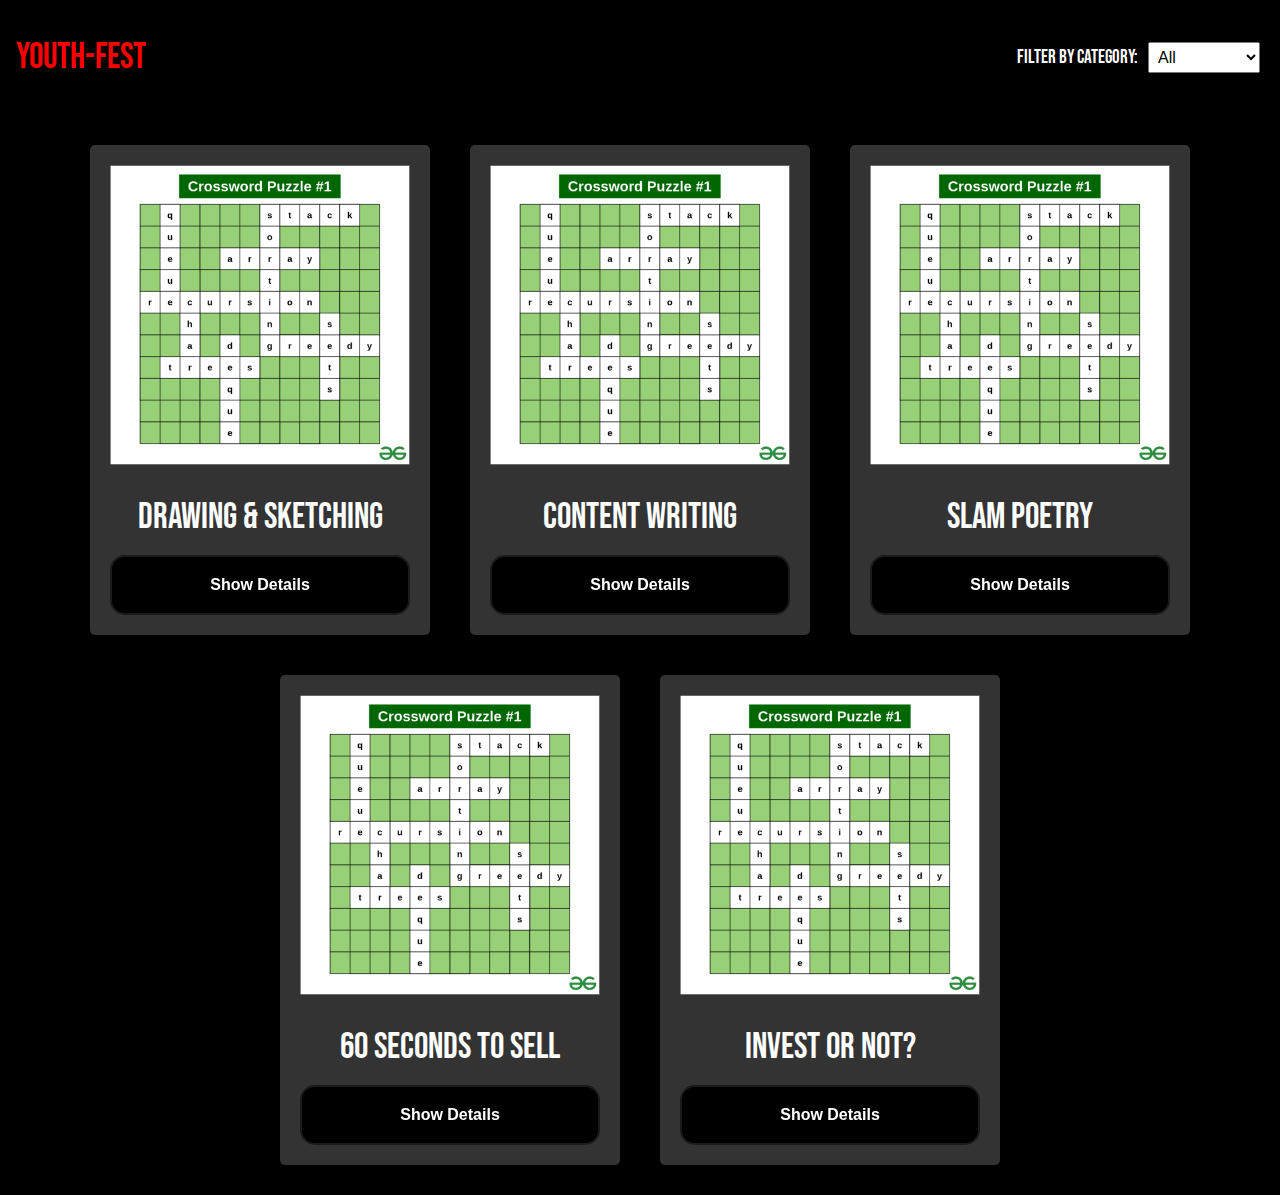
<file: Index.html>
<!DOCTYPE html>
<html lang="en" >
<head>
    <link href="https://fonts.cdnfonts.com/css/netflix-font" rel="stylesheet">
    <meta charset="UTF-8">
    <meta name="viewport" content="width=device-width, initial-scale=1.0">
    <link rel="stylesheet" href="styles.css">
    <title>Event Listings</title>
</head>
<body id="listing-page">
    <div id="intro-page" >


    <header >
        <h1 style="color: red;">Youth-fest</h1>
        <div class="filter">
            <label for="category"><h3>Filter by Category:</h3></label>
            <select id="category">
                <option value="all">All</option>
                <option value="music">Music</option>
                <option value="sports">Sports</option>
                <option value="workshops">Workshops</option>
                <!-- Add more categories as needed -->
            </select>
        </div>
    </header>
    <main >
        <div class="event-list" >
        <div class="event-item workshops">
            <img src="/Images/i1.png" alt="Event 2 Image">
            <h1>Drawing & Sketching</h1>
            <button class="showPopupButton" data-popup="popup3">Show Details</button>
            <div id="popup3" class="popup">
                <div class="popup-content">
                    <h1>Drawing & Sketching</h1>
                    <h2>Drawing and sketching are forms of artistic expression that convey ideas, emotions, and beauty through lines, shapes, and colors. They are a universal language of creativity and communication, transcending boundaries and inspiring the imagination. "Calling all creative minds! We're excited to announce a new challenge for artists, thinkers, and innovators. Get ready to unleash your creativity and join us in this exciting endeavor.</h2>
                    <h2>Event Rules:</h2>
                    <ul>
                        <li>a.	Solo Participation</li>
                        <li>b.	One Round Only</li>
                        <li>c.	Theme to be Revealed Soon</li>
                        <li>d.	Open to All Materials and Tools</li>
                    </ul>
                    <a href="#" class="register-button" target="_blank">Register</a>
                </div>
                <span class="close-popup" id="closePopupButton3">&times;</span>
        </div>
        <!-- Add more event items with appropriate categories and images -->
    </div>
    <div class="event-item workshops">
        <img src="/Images/i1.png" alt="Event 2 Image">
        <h1>Content Writing</h1>
        <button class="showPopupButton" data-popup="popup4">Show Details</button>
        <div id="popup4" class="popup">
            <div class="popup-content">
                <h1>Content Writing</h1>
                <h2>Content writing is the craft of creating engaging and informative text that captivates and effectively conveys a message. It's a versatile skill vital for websites, blogs, marketing materials, and beyond. A skilled content writer brings ideas to life, engaging and informing while optimizing for search engines. In today's digital age, it's a vital tool for connecting, informing, and inspiring a global audience.</h2>
                <h2>Event Rules:</h2>
                <ul>
                    <li>a.	Solo Participation</li>
                    <li>b.	Submission Based Event</li>
                    <li>c.	Theme to be Revealed Soon</li>
                    <li>d.	Word limit: 1500-2000 words</li>
                </ul>
                <a href="#" class="register-button" target="_blank">Register</a>
            </div>
            <span class="close-popup" id="closePopupButton4">&times;</span>
    </div>
    <!-- Add more event items with appropriate categories and images -->
</div>
<div class="event-item workshops">
    <img src="/Images/i1.png" alt="Event 2 Image">
    <h1>Slam Poetry</h1>
    <button class="showPopupButton" data-popup="popup5">Show Details</button>
    <div id="popup5" class="popup">
        <div class="popup-content">
            <h1></h1>
            <h2>Slam poetry is a dynamic art form, where words wield immense power. In the presence of a live audience, poets pour out their emotions, stories, and convictions with raw intensity. This genre thrives on passion, challenging norms, and igniting vital discussions. With rhythmic verses and impactful delivery, slam poetry offers diverse perspectives and leaves a lasting impact on hearts and minds.</h2>
            <h2>Event Rules:</h2>
            <ul>
                <li>a.	Solo Participation</li>
                <li>b.	Submission Based Event</li>
            </ul>
            <a href="#" class="register-button" target="_blank">Register</a>
        </div>
        <span class="close-popup" id="closePopupButton4">&times;</span>
</div>
<!-- Add more event items with appropriate categories and images -->
</div>
<div class="event-item workshops">
    <img src="/Images/i1.png" alt="Event 2 Image">
    <h1>60 seconds to sell</h1>
    <button class="showPopupButton" data-popup="popup6">Show Details</button>
    <div id="popup6" class="popup">
        <div class="popup-content">
            <h1>60 seconds to sell</h1>
            <h2>ROUND 1 - Round one will consist of a descriptive type test, with simple questions about marketing and sales.Tthe top candidates of Round 1 will advance to Round 2.</h2>
            <h2>ROUND 2 - In this round each participant will be given 60 seconds to sell their product.The product will be chosen by the participant in random with the help of chits.The best pitch about a product will be declared as the winner.</h2>
            <h2>Event Rules:</h2>
            <ul>
                <li>•	Participants will not be given time to prepare for their presentation. It must be impromptu.</li>
<li>Solo participation only.</li>
<li>The valuation of the descriptive papers will be done by the event heads in consultation with the event judge, whose decision will be final.</li>
<li>The participant will be given only 60 seconds for their advertisement beyond which they will start losing points.</li>
<li>The participant will be allowed to choose only one chit which cannot be changed.</li>
<li>The decision of the judge/event heads will be final.</li>
<li>The event heads at any point in time, has the right to modify the rules and structure of the competition. 
</li>
            </ul>
            <a href="#" class="register-button" target="_blank">Register</a>
        </div>
        <span class="close-popup" id="closePopupButton4">&times;</span>
</div>
<!-- Add more event items with appropriate categories and images -->
</div>
<div class="event-item workshops">
    <img src="/Images/i1.png" alt="Event 2 Image">
    <h1>Invest or Not?</h1>
    <button class="showPopupButton" data-popup="popup7">Show Details</button>
    <div id="popup7" class="popup">
        <div class="popup-content">
            <h1>Financial Analysis Challenge: Invest or Not?</h1>
            <h2>Round 1 - Financial Analysis:
Analysis: Each participant will receive the financial statements of a specific company.
•	No Electronic Devices: Participants will not be allowed to use electronic devices during Round 1 to prevent access to external data sources.
•	Report: Participants must thoroughly analyze the financial statements, taking into account key financial ratios, trends, and other relevant factors.
•	Judging: A panel of experienced judges will evaluate the analysis and select participants to advance to Round 2 based on the quality of their analysis.
</h2>
            <h2>ROUND 2 - In this round each participant will be given 60 seconds to sell their product.The product will be chosen by the participant in random with the help of chits.The best pitch about a product will be declared as the winner.</h2>
            <h2>Event Rules:</h2>
            <ul>
                <li>•	Participants will not be given time to prepare for their presentation. It must be impromptu.</li>
<li>Solo participation only.</li>
<li>The valuation of the descriptive papers will be done by the event heads in consultation with the event judge, whose decision will be final.</li>
<li>The participant will be given only 60 seconds for their advertisement beyond which they will start losing points.</li>
<li>The participant will be allowed to choose only one chit which cannot be changed.</li>
<li>The decision of the judge/event heads will be final.</li>
<li>The event heads at any point in time, has the right to modify the rules and structure of the competition. 
</li>
            </ul>
            <a href="#" class="register-button" target="_blank">Register</a>
        </div>
        <span class="close-popup" id="closePopupButton4">&times;</span>
</div>
<!-- Add more event items with appropriate categories and images -->
</div>
    </main>
  <!-- ... (Your existing HTML code) ... -->

<!-- Add a container for the popup at the bottom -->
<!-- <div class="popup-container">
    <div id="event-popup" class="hidden">
        <div class="popup-content">
            <span class="close-popup" onclick="closeEventPopup()">&times;</span>
            <h2 id="popup-title"></h2>
            <p id="popup-description"></p>
            <a id="popup-registration-link"></a> -->

    <script src="script.js"></script>
</body>
</html>
</file>
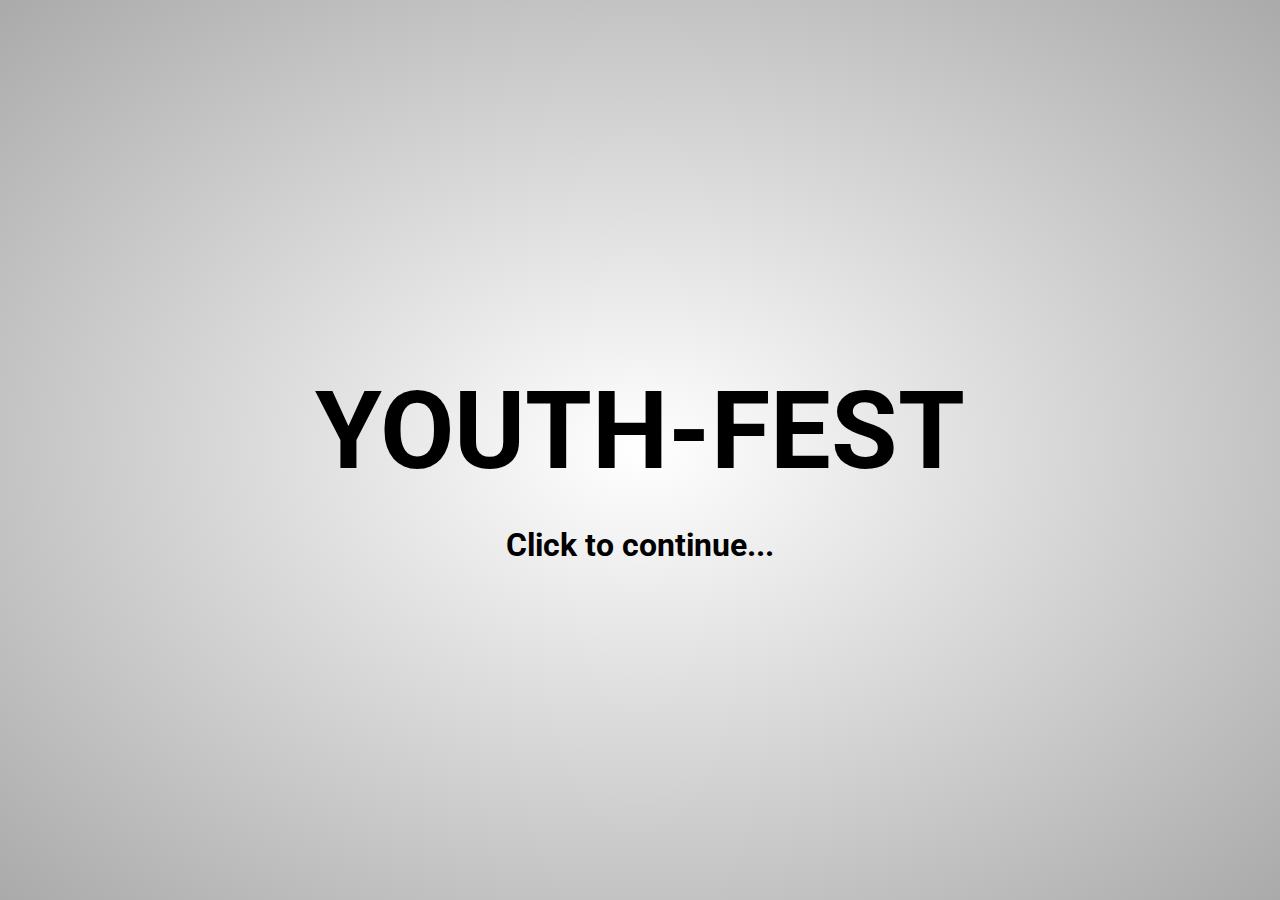
<file: Intro.html>
<html>
    <body>
        <link rel="stylesheet" href="sstyles.scss">
        <div class="txt" contenteditable="true">
           <a>YOUTH-FEST</a> 
            <p style="font-size: 2rem;">Click to continue...</p>
          </div>
    </div>
    </body>
</html>
<script>
    function redirectToPage() {
    console.log("trig")
    window.location.href = './index.html';
    // Replace 'target-page.html' with the URL of the page you want to redirect to
   
}

// Add a click event listener to the entire body of the page
document.body.addEventListener('click', redirectToPage);
</script>
</file>
<file: styles.css>
@import url("https://fonts.googleapis.com/css?family=Roboto:700,900");
@font-face {
    font-family: myFirstFont;
    src: url(./fonts/BebasNeue-Regular\ \(1\).ttf);
    font-weight: bold;
  }
body {
    font-family: myFirstFont;
    background-color: #000;
    color: #fff; 
    font-family: system-ui, -apple-system, BlinkMacSystemFont, 'Segoe UI', Roboto, Oxygen, Ubuntu, Cantarell, 'Open Sans', 'Helvetica Neue', sans-serif ;
    margin: 0;
    padding: 0;
}

header {
    background-color: #e5091400;
    text-align: left;
    padding: 20px 20px 20px 0;
    display: flex;
    justify-content: space-between;
    align-items: center;
    font-family: myFirstFont;
}

h1 {
    font-size: 36px;
    margin: 0 ;
    padding: 1rem ;
    font-family: myFirstFont;
}

.filter {
    display: flex;
    align-items: center;
    font-family: myFirstFont;
}

.filter label {
    margin-right: 10px;
    font-size: 16px;
    color: #fff;
}

.filter select {
    padding: 5px;
    font-size: 16px;
}

.main {
    padding: 20px;
    display: flex;
    justify-content: center;
    font-family: myFirstFont;
}

.event-list {
    display: flex;
    flex-wrap: wrap;
    justify-content: center; /* Horizontally center-align */
    align-items: center; /* Vertically center-align */
    gap: 20px;
    padding: 20px; /* Add padding around the event list */
    font-family: myFirstFont;
}
li{
    font-family: 'Trebuchet MS', 'Lucida Sans Unicode', 'Lucida Grande', 'Lucida Sans', Arial, sans-serif;
}


.event-item {
    background-color: #333;
    padding: 20px;
    border-radius: 5px;
    cursor: pointer;
    transition: background-color 0.3s;
    width: 300px;
    text-align: center;
    position: relative;
    animation-name: event-fade-in;
    animation-duration: 0.3s;
    margin: 10px; /* Add margin around each event item */
}


.event-item img {
    max-width: 100%;
    height: auto;
    margin-bottom: 10px;
}

.event-item:hover {
    background-color: #E50914;
}

/* ... (Your existing CSS code) ... */

/* Position the popup container at the bottom */
.popup-container {
    position: fixed;
    bottom: 0;
    left: 0;
    width: 100%;
    display: flex;
    justify-content: center;
    align-items: flex-end;
    z-index: 999;
}

/* Adjust the popup content styles */
.event-description {
    font-size: 16px;
    color: black;
    margin-top: 10px;
    background: rgb(8,8,8);
    background: linear-gradient(0deg, rgba(8,8,8,1) 0%, rgba(253,45,45,0.691555845971201) 100%);    padding: 10px;
    border-radius: 5px;
    backdrop-filter: blur(5px); /* Apply a slight blur to create a glass effect */
    box-shadow: 0 0 10px rgba(0, 0, 0, 0.1); /* Add a subtle shadow */
}

/* ... (Your existing CSS code) ... */


.close-popup {
    position: absolute;
    top: 10px;
    right: 10px;
    font-size: 24px;
    color: #fff;
    cursor: pointer;
}

@keyframes event-fade-in {
    from {
        transform: scale(0.8);
        opacity: 0;
    }
    to {
        transform: scale(1);
        opacity: 1;
    }
}

@keyframes popup-fade-in {
    from {
        transform: scale(0.8);
        opacity: 0;
    }
    to {
        transform: scale(1);
        opacity: 1;
    }
}

.hidden {
    display: none;
}
/* ... (Your existing CSS code) ... */

/* Keyframes animation for button hover */
@keyframes button-hover {
    0% {
        transform: scale(1); /* Initial size */
        text-decoration: none; /* No underline */
    }
    50% {
        transform: scale(1.05); /* Enlarge slightly */
        text-decoration: none; /* No underline */
    }
    100% {
        transform: scale(1); /* Return to the original size */
        text-decoration: underline; /* Underline the text */
    }
}

/* Style for the "Register" button */
.event-item a {
    display: inline-block;
    background-color: #ffffff; /* Red color */
    color: #000000; /* White text color */
    font-family: Arial, sans-serif; /* Specify the desired font family */
    font-size: 18px; /* Specify the desired font size */
    padding: 10px 20px; /* Add padding to the button */
    border: none;
    border-radius: 5px;
    text-decoration: none;
    cursor: pointer;
    transition: background-color 0.3s, transform 0.3s; /* Add transition for button hover */
}

.event-item a:hover {
    background-color: #f31010; /* Darker red on hover */
    color: white;
    animation: button-hover 0.5s ease-in-out; /* Apply the keyframes animation on hover */
}

.popup {
    display: none;
    position: fixed;
    left: 50%;
    top: 50%;
    transform: translate(-50%, -50%);
    width: 80%; /* Adjust the width as needed */
    max-height: 80%; /* Adjust the maximum height as needed */
    overflow-y: auto; /* Enable scrolling for content overflow */
    background: rgb(8,8,8);
    background: linear-gradient(0deg, rgba(8,8,8,1) 55%, rgba(253,45,45,0.691555845971201) 100%);    z-index: 999;
    transition: 0.3s ease-in-out;
    border-radius: 10px; /* Rounded corners */
    box-sizing: border-box; /* Include padding in the width and height calculations */
    text-align: center; /* Center text within the pop-up */
}
/* Styles for the pop-up content */
.popup-content {
    padding: 20px;
}

/* Styles for the close button */
.close-popup {
    position: absolute;
    top: 10px;
    right: 10px;
    font-size: 20px;
    cursor: pointer;
    color: #fff; /* White text color for the close button */
}

@media screen and (max-width: 768px) {
    .popup {
        width: 90%;
    }
}
/* Styles for the registration button */
.register-button {
    background-color: #E50914; /* Red background color */
    color: #fff; /* White text color */
    font-family: Arial, sans-serif; /* Specify the desired font family */
    font-size: 18px; /* Specify the desired font size */
    padding: 10px 20px; /* Add padding to the button */
    border: none;
    border-radius: 5px;
    text-decoration: none;
    cursor: pointer;
    transition: background-color 0.3s, transform 0.3s; /* Add button animation */
}

/* Hover effect for the registration button */
.register-button:hover {
    background-color: #C30812; /* Darker red on hover */
    transform: scale(1.05); /* Enlarge the button on hover */
}
/* Styles for the list items inside the pop-up */
.popup-content ul {
    list-style-type: none; /* Remove list item bullets */
    padding-left: 0; /* Remove left padding for the list */
}

/* CSS */
.showPopupButton {
  appearance: none;
  background-color: #000000;
  border: 2px solid #1A1A1A;
  border-radius: 15px;
  box-sizing: border-box;
  color: #FFFFFF;
  cursor: pointer;
  display: inline-block;
  font-family: Roobert,-apple-system,BlinkMacSystemFont,"Segoe UI",Helvetica,Arial,sans-serif,"Apple Color Emoji","Segoe UI Emoji","Segoe UI Symbol";
  font-size: 16px;
  font-weight: 600;
  line-height: normal;
  margin: 0;
  min-height: 60px;
  min-width: 0;
  outline: none;
  padding: 16px 24px;
  text-align: center;
  text-decoration: none;
  transition: all 300ms cubic-bezier(.23, 1, 0.32, 1);
  user-select: none;
  -webkit-user-select: none;
  touch-action: manipulation;
  width: 100%;
  will-change: transform;
}

.showPopupButton:disabled {
  pointer-events: none;
}

.showPopupButton:hover {
  box-shadow: rgba(0, 0, 0, 0.25) 0 8px 15px;
  transform: translateY(-2px);
}

.showPopupButton:active {
  box-shadow: none;
  transform: translateY(0);
}
</file>
